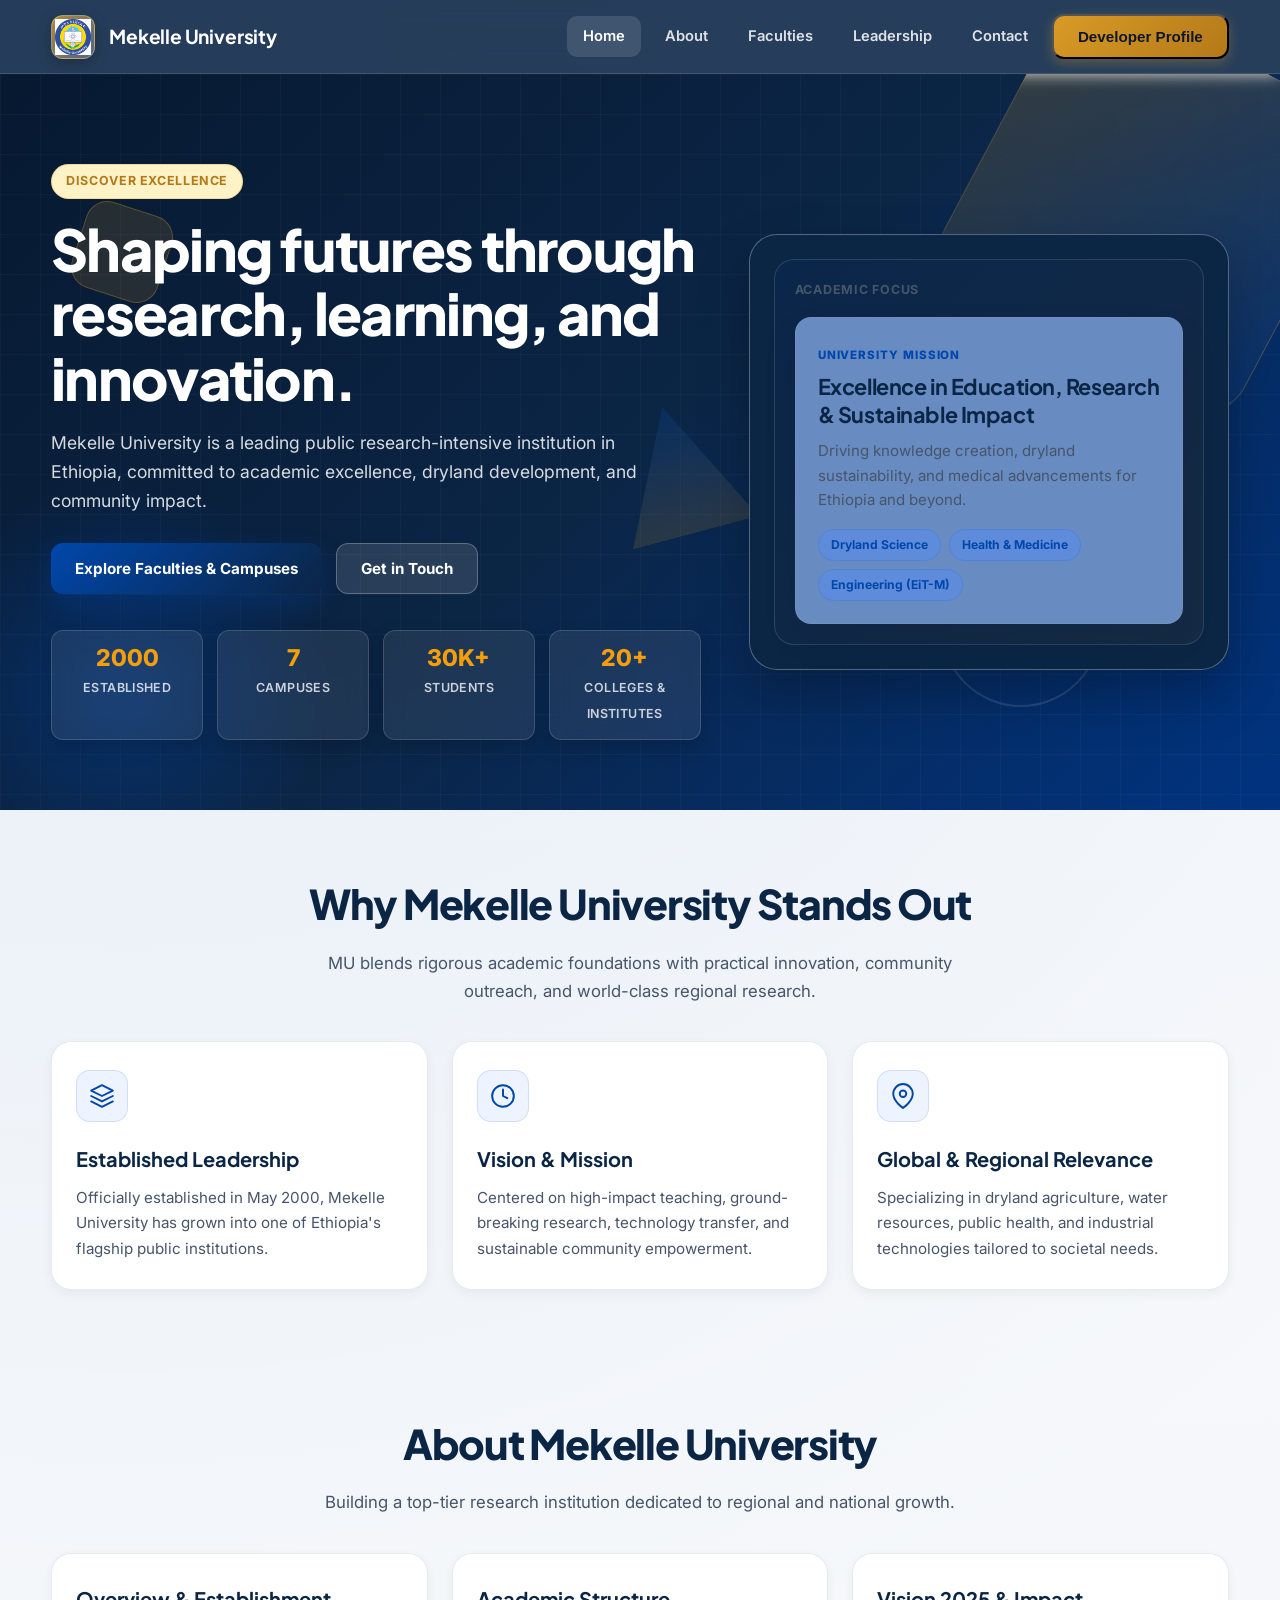
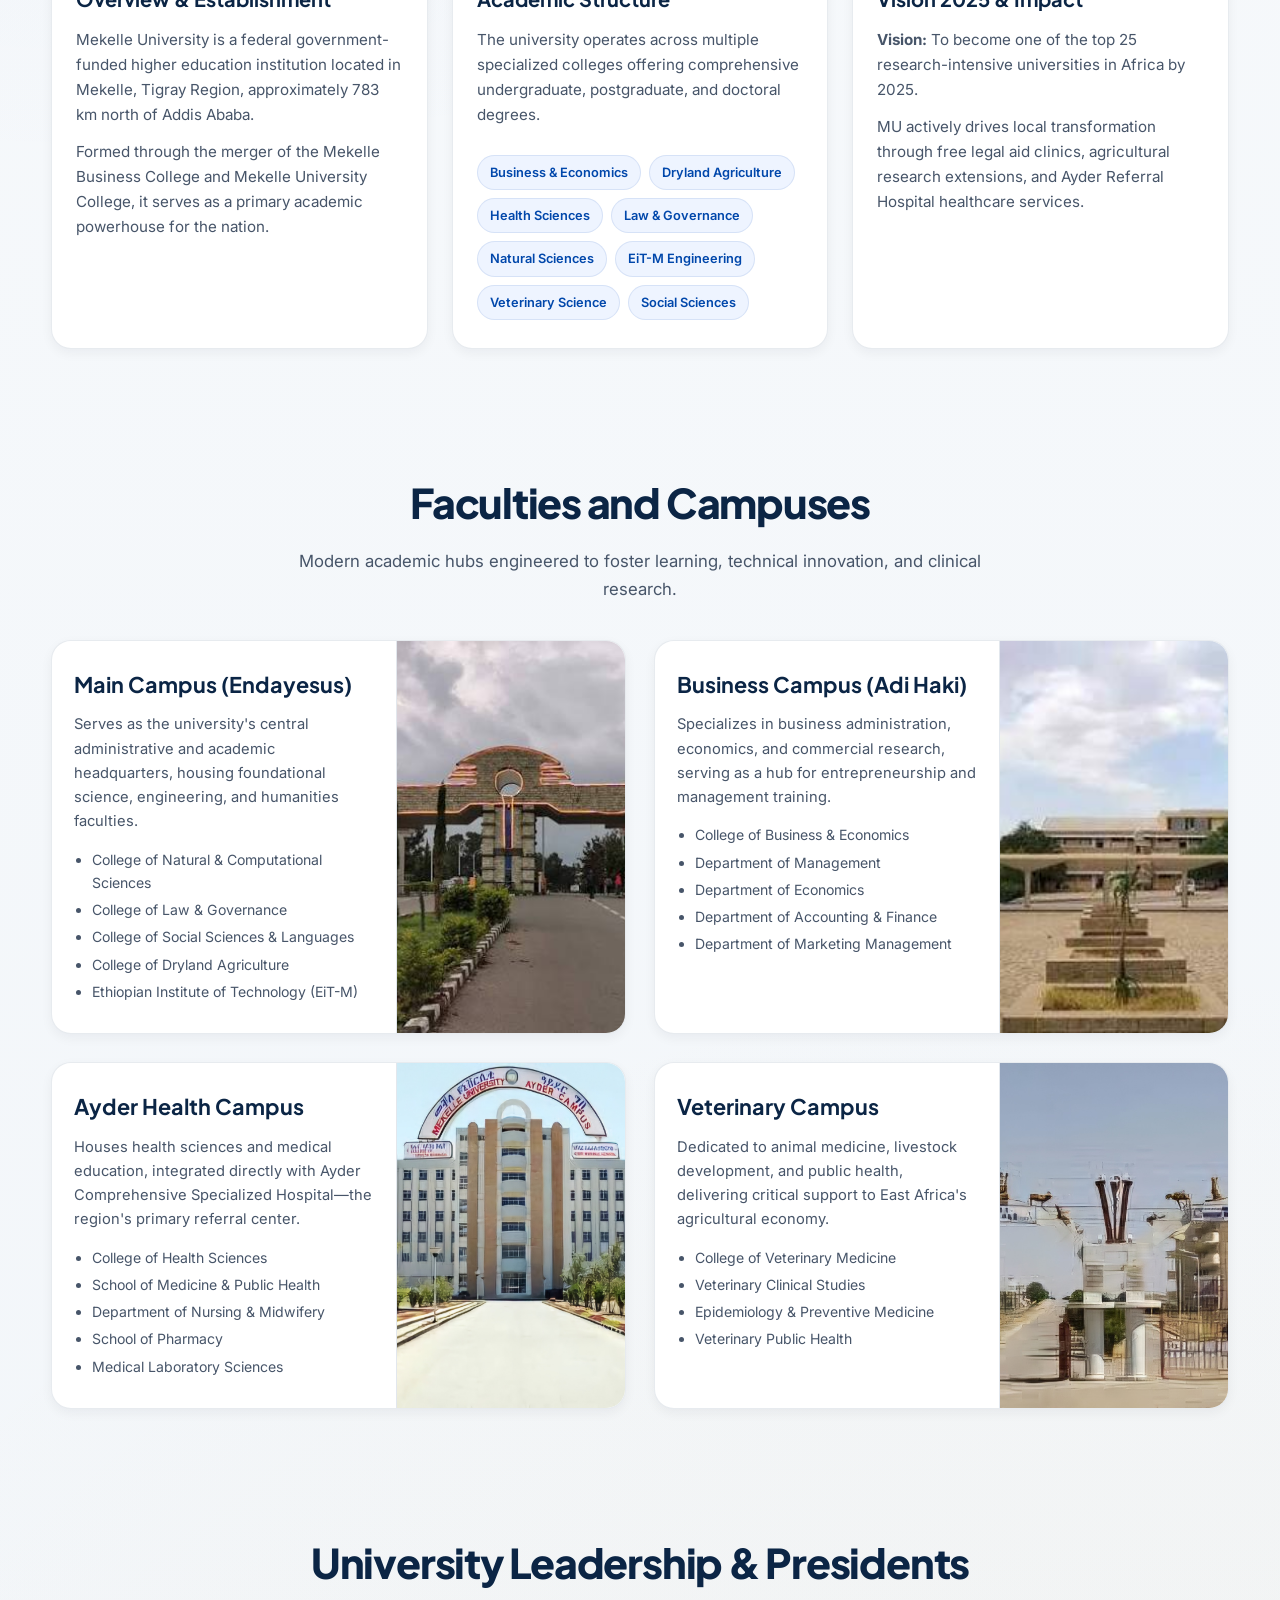
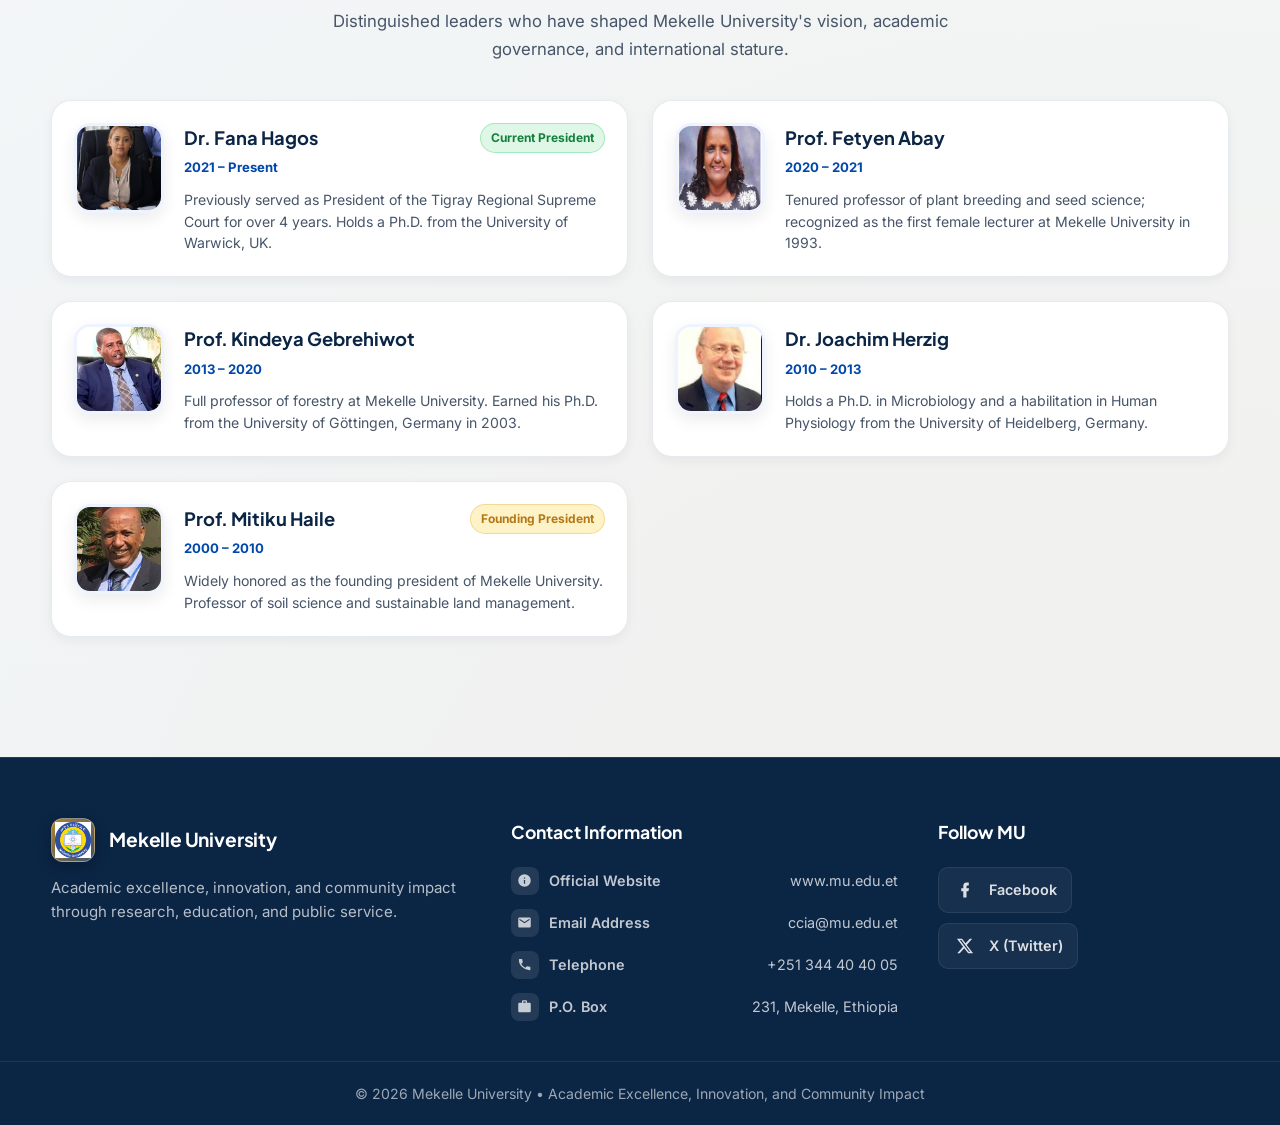
<file: index.html>
<!DOCTYPE html>
<html lang="en">

<head>
    <meta charset="utf-8">
    <meta name="viewport" content="width=device-width, initial-scale=1.0">
    <title>Mekelle University | Excellence in Learning, Research & Impact</title>
    <meta name="description"
        content="Mekelle University is a premier public research university in Tigray, Ethiopia, leading dryland agriculture, medical health sciences, technology, and community development.">
    <link rel="icon" type="image/png" href="./Image/logo.png">
    <link rel="stylesheet" href="./styles/main.css">
</head>

<body>
    <header class="topbar">
        <div class="container topbar-inner">
            <div class="brand">
                <div class="brand-badge">
                    <img src="./Image/logo.png" alt="Mekelle University Logo">
                </div>
                <span>Mekelle University</span>
            </div>

            <button class="nav-toggle" id="nav-toggle" aria-label="Toggle Navigation Menu">☰</button>

            <nav class="nav" id="nav-menu" aria-label="Main navigation">
                <a href="#home" class="active">Home</a>
                <a href="#about">About</a>
                <a href="#faculties">Faculties</a>
                <a href="#leadership">Leadership</a>
                <a href="#contact">Contact</a>
                <button type="button" class="nav-item btn developer-trigger-btn" id="open-developer-modal">Developer
                    Profile</button>
            </nav>
        </div>
    </header>

    <main class="page-shell" id="home">
        <section class="hero">
            <!-- Background Geometric Shapes (Pure Vector Shapes) -->
            <div class="hero-bg-shapes" aria-hidden="true">
                <svg class="hero-shape-grid" width="100%" height="100%" xmlns="http://www.w3.org/2000/svg">
                    <defs>
                        <pattern id="hero-grid-pattern" width="40" height="40" patternUnits="userSpaceOnUse">
                            <path d="M 40 0 L 0 0 0 40" fill="none" stroke="rgba(255, 255, 255, 0.05)" stroke-width="1" />
                        </pattern>
                    </defs>
                    <rect width="100%" height="100%" fill="url(#hero-grid-pattern)" />
                </svg>
                <div class="shape shape-rect-1"></div>
                <div class="shape shape-circle-1"></div>
                <div class="shape shape-polygon-1"></div>
                <div class="shape shape-ring-1"></div>
                <div class="shape shape-triangle-1"></div>
            </div>

            <div class="container hero-grid">
                <div class="hero-copy">
                    <span class="eyebrow">Discover Excellence</span>
                    <h1>Shaping futures through research, learning, and innovation.</h1>
                    <p>Mekelle University is a leading public research-intensive institution in Ethiopia, committed to
                        academic excellence, dryland development, and community impact.</p>

                    <div class="hero-actions">
                        <a href="#faculties" class="btn btn-primary">Explore Faculties &amp; Campuses</a>
                        <a href="#contact" class="btn btn-secondary">Get in Touch</a>
                    </div>

                    <div class="stats">
                        <div class="stat">
                            <strong>2000</strong>
                            <span>Established</span>
                        </div>
                        <div class="stat">
                            <strong>7</strong>
                            <span>Campuses</span>
                        </div>
                        <div class="stat">
                            <strong>30K+</strong>
                            <span>Students</span>
                        </div>
                        <div class="stat">
                            <strong>20+</strong>
                            <span>Colleges &amp; Institutes</span>
                        </div>
                    </div>
                </div>

                <div class="hero-panel">
                    <div class="panel-card">
                        <div class="panel-visual">
                            <div class="mini-header">
                                <span class="category">Academic Focus</span>
                            </div>

                            <div class="campus-card">
                                <span class="label">University Mission</span>
                                <h3>Excellence in Education, Research &amp; Sustainable Impact</h3>
                                <p>Driving knowledge creation, dryland sustainability, and medical advancements for
                                    Ethiopia and beyond.</p>
                                <div class="tag-row">
                                    <span class="tag">Dryland Science</span>
                                    <span class="tag">Health &amp; Medicine</span>
                                    <span class="tag">Engineering (EiT-M)</span>
                                </div>
                            </div>
                        </div>
                    </div>
                </div>
            </div>
        </section>

        <!-- Why MU Stands Out -->
        <section class="section reveal">
            <div class="container">
                <div class="section-header">
                    <h2>Why Mekelle University Stands Out</h2>
                    <p>MU blends rigorous academic foundations with practical innovation, community outreach, and
                        world-class regional research.</p>
                </div>

                <div class="feature-grid">
                    <article class="feature-card">
                        <div class="feature-icon" aria-hidden="true">
                            <svg viewBox="0 0 24 24" fill="none" stroke="currentColor" stroke-width="1.8"
                                stroke-linecap="round" stroke-linejoin="round">
                                <path d="M12 2L2 7l10 5 10-5-10-5zM2 17l10 5 10-5M2 12l10 5 10-5"></path>
                            </svg>
                        </div>
                        <h3>Established Leadership</h3>
                        <p>Officially established in May 2000, Mekelle University has grown into one of Ethiopia's
                            flagship public institutions.</p>
                    </article>

                    <article class="feature-card">
                        <div class="feature-icon" aria-hidden="true">
                            <svg viewBox="0 0 24 24" fill="none" stroke="currentColor" stroke-width="1.8"
                                stroke-linecap="round" stroke-linejoin="round">
                                <circle cx="12" cy="12" r="10"></circle>
                                <path d="M12 6v6l4 2"></path>
                            </svg>
                        </div>
                        <h3>Vision &amp; Mission</h3>
                        <p>Centered on high-impact teaching, ground-breaking research, technology transfer, and
                            sustainable community empowerment.</p>
                    </article>

                    <article class="feature-card">
                        <div class="feature-icon" aria-hidden="true">
                            <svg viewBox="0 0 24 24" fill="none" stroke="currentColor" stroke-width="1.8"
                                stroke-linecap="round" stroke-linejoin="round">
                                <path d="M21 10c0 7-9 13-9 13s-9-6-9-13a9 9 0 0118 0z"></path>
                                <circle cx="12" cy="10" r="3"></circle>
                            </svg>
                        </div>
                        <h3>Global &amp; Regional Relevance</h3>
                        <p>Specializing in dryland agriculture, water resources, public health, and industrial
                            technologies tailored to societal needs.</p>
                    </article>
                </div>
            </div>
        </section>

        <!-- About MU Overview -->
        <section class="section reveal" id="about">
            <div class="container">
                <div class="section-header">
                    <h2>About Mekelle University</h2>
                    <p>Building a top-tier research institution dedicated to regional and national growth.</p>
                </div>

                <div class="about-grid">
                    <article class="info-card">
                        <h3>Overview &amp; Establishment</h3>
                        <p>Mekelle University is a federal government-funded higher education institution located in
                            Mekelle, Tigray Region, approximately 783 km north of Addis Ababa.</p>
                        <p>Formed through the merger of the Mekelle Business College and Mekelle University College, it
                            serves as a primary academic powerhouse for the nation.</p>
                    </article>

                    <article class="info-card">
                        <h3>Academic Structure</h3>
                        <p>The university operates across multiple specialized colleges offering comprehensive
                            undergraduate, postgraduate, and doctoral degrees.</p>
                        <ul class="pill-list">
                            <li>Business &amp; Economics</li>
                            <li>Dryland Agriculture</li>
                            <li>Health Sciences</li>
                            <li>Law &amp; Governance</li>
                            <li>Natural Sciences</li>
                            <li>EiT-M Engineering</li>
                            <li>Veterinary Science</li>
                            <li>Social Sciences</li>
                        </ul>
                    </article>

                    <article class="info-card">
                        <h3>Vision 2025 &amp; Impact</h3>
                        <p><strong>Vision:</strong> To become one of the top 25 research-intensive universities in
                            Africa by 2025.</p>
                        <p>MU actively drives local transformation through free legal aid clinics, agricultural research
                            extensions, and Ayder Referral Hospital healthcare services.</p>
                    </article>
                </div>
            </div>
        </section>

        <!-- Faculties and Campuses -->
        <section class="section reveal" id="faculties">
            <div class="container">
                <div class="section-header">
                    <h2>Faculties and Campuses</h2>
                    <p>Modern academic hubs engineered to foster learning, technical innovation, and clinical research.
                    </p>
                </div>

                <div class="faculty-layout">
                    <article class="campus-card-box">
                        <div class="campus-copy">
                            <h3>Main Campus (Endayesus)</h3>
                            <p>Serves as the university's central administrative and academic headquarters, housing
                                foundational science, engineering, and humanities faculties.</p>
                            <ul>
                                <li>College of Natural &amp; Computational Sciences</li>
                                <li>College of Law &amp; Governance</li>
                                <li>College of Social Sciences &amp; Languages</li>
                                <li>College of Dryland Agriculture</li>
                                <li>Ethiopian Institute of Technology (EiT-M)</li>
                            </ul>
                        </div>
                        <div class="campus-image">
                            <img src="./Image/Mc.jpeg" alt="Mekelle University Main Campus">
                        </div>
                    </article>

                    <article class="campus-card-box">
                        <div class="campus-copy">
                            <h3>Business Campus (Adi Haki)</h3>
                            <p>Specializes in business administration, economics, and commercial research, serving as a
                                hub for entrepreneurship and management training.</p>
                            <ul>
                                <li>College of Business &amp; Economics</li>
                                <li>Department of Management</li>
                                <li>Department of Economics</li>
                                <li>Department of Accounting &amp; Finance</li>
                                <li>Department of Marketing Management</li>
                            </ul>
                        </div>
                        <div class="campus-image">
                            <img src="./Image/Bc.jpeg" alt="Business Campus Adi Haki">
                        </div>
                    </article>

                    <article class="campus-card-box">
                        <div class="campus-copy">
                            <h3>Ayder Health Campus</h3>
                            <p>Houses health sciences and medical education, integrated directly with Ayder
                                Comprehensive Specialized Hospital—the region's primary referral center.</p>
                            <ul>
                                <li>College of Health Sciences</li>
                                <li>School of Medicine &amp; Public Health</li>
                                <li>Department of Nursing &amp; Midwifery</li>
                                <li>School of Pharmacy</li>
                                <li>Medical Laboratory Sciences</li>
                            </ul>
                        </div>
                        <div class="campus-image">
                            <img src="./Image/Ac.jpeg" alt="Ayder Health Sciences Campus">
                        </div>
                    </article>

                    <article class="campus-card-box">
                        <div class="campus-copy">
                            <h3>Veterinary Campus</h3>
                            <p>Dedicated to animal medicine, livestock development, and public health, delivering
                                critical support to East Africa's agricultural economy.</p>
                            <ul>
                                <li>College of Veterinary Medicine</li>
                                <li>Veterinary Clinical Studies</li>
                                <li>Epidemiology &amp; Preventive Medicine</li>
                                <li>Veterinary Public Health</li>
                            </ul>
                        </div>
                        <div class="campus-image">
                            <img src="./Image/Vc.jpeg" alt="Veterinary Science Campus">
                        </div>
                    </article>
                </div>
            </div>
        </section>

        <!-- Leadership and Presidents -->
        <section class="section reveal" id="leadership">
            <div class="container">
                <div class="section-header">
                    <h2>University Leadership &amp; Presidents</h2>
                    <p>Distinguished leaders who have shaped Mekelle University's vision, academic governance, and
                        international stature.</p>
                </div>

                <div class="president-layout">
                    <article class="president-card">
                        <div class="president-avatar">
                            <img src="./Image/Fana.jpg" alt="Dr. Fana Hagos">
                        </div>
                        <div class="president-meta">
                            <div class="president-meta-header">
                                <h3>Dr. Fana Hagos</h3>
                                <span class="badge badge-current">Current President</span>
                            </div>
                            <span class="president-tenure">2021 – Present</span>
                            <p>Previously served as President of the Tigray Regional Supreme Court for over 4 years.
                                Holds a Ph.D. from the University of Warwick, UK.</p>
                        </div>
                    </article>

                    <article class="president-card">
                        <div class="president-avatar">
                            <img src="./Image/Fetyen.jpeg" alt="Prof. Fetyen Abay">
                        </div>
                        <div class="president-meta">
                            <div class="president-meta-header">
                                <h3>Prof. Fetyen Abay</h3>
                            </div>
                            <span class="president-tenure">2020 – 2021</span>
                            <p>Tenured professor of plant breeding and seed science; recognized as the first female
                                lecturer at Mekelle University in 1993.</p>
                        </div>
                    </article>

                    <article class="president-card">
                        <div class="president-avatar">
                            <img src="./Image/Kindeya.jpeg" alt="Prof. Kindeya Gebrehiwot">
                        </div>
                        <div class="president-meta">
                            <div class="president-meta-header">
                                <h3>Prof. Kindeya Gebrehiwot</h3>
                            </div>
                            <span class="president-tenure">2013 – 2020</span>
                            <p>Full professor of forestry at Mekelle University. Earned his Ph.D. from the University of
                                Göttingen, Germany in 2003.</p>
                        </div>
                    </article>

                    <article class="president-card">
                        <div class="president-avatar">
                            <img src="./Image/joachim.jpg" alt="Dr. Joachim Herzig">
                        </div>
                        <div class="president-meta">
                            <div class="president-meta-header">
                                <h3>Dr. Joachim Herzig</h3>
                            </div>
                            <span class="president-tenure">2010 – 2013</span>
                            <p>Holds a Ph.D. in Microbiology and a habilitation in Human Physiology from the University
                                of Heidelberg, Germany.</p>
                        </div>
                    </article>

                    <article class="president-card">
                        <div class="president-avatar">
                            <img src="./Image/Mitiku.jpeg" alt="Prof. Mitiku Haile">
                        </div>
                        <div class="president-meta">
                            <div class="president-meta-header">
                                <h3>Prof. Mitiku Haile</h3>
                                <span class="badge badge-founding">Founding President</span>
                            </div>
                            <span class="president-tenure">2000 – 2010</span>
                            <p>Widely honored as the founding president of Mekelle University. Professor of soil science
                                and sustainable land management.</p>
                        </div>
                    </article>
                </div>
            </div>
        </section>
    </main>

    <!-- Footer -->
    <footer class="site-footer reveal" id="contact">
        <div class="container footer-grid">
            <div class="footer-column footer-brand">
                <div class="brand">
                    <div class="brand-badge">
                        <img src="./Image/logo.png" alt="Mekelle University Logo">
                    </div>
                    <span>Mekelle University</span>
                </div>
                <p>Academic excellence, innovation, and community impact through research, education, and public
                    service.</p>
            </div>

            <div class="footer-column">
                <h3>Contact Information</h3>
                <ul class="contact-list">
                    <li>
                        <span class="contact-label">
                            <span class="contact-icon" aria-hidden="true">
                                <svg viewBox="0 0 24 24">
                                    <path d="M12 2A10 10 0 1022 12 10 10 0 0012 2zm1 15h-2v-6h2zm0-8h-2V7h2z" />
                                </svg>
                            </span>Official Website
                        </span>
                        <a href="http://www.mu.edu.et" target="_blank" rel="noopener noreferrer">www.mu.edu.et</a>
                    </li>
                    <li>
                        <span class="contact-label">
                            <span class="contact-icon" aria-hidden="true">
                                <svg viewBox="0 0 24 24">
                                    <path
                                        d="M20 4H4c-1.1 0-2 .9-2 2v12c0 1.1.9 2 2 2h16c1.1 0 2-.9 2-2V6c0-1.1-.9-2-2-2zm0 4l-8 5-8-5V6l8 5 8-5v2z" />
                                </svg>
                            </span>Email Address
                        </span>
                        <a href="mailto:ccia@mu.edu.et">ccia@mu.edu.et</a>
                    </li>
                    <li>
                        <span class="contact-label">
                            <span class="contact-icon" aria-hidden="true">
                                <svg viewBox="0 0 24 24">
                                    <path
                                        d="M6.62 10.79a15.053 15.053 0 006.59 6.59l2.2-2.2a1 1 0 011.11-.27c1.21.49 2.53.76 3.88.76a1 1 0 011 1V20a1 1 0 01-1 1A17 17 0 013 4a1 1 0 011-1h3.5a1 1 0 011 1c0 1.35.27 2.67.76 3.88a1 1 0 01-.27 1.11l-2.37 2.4z" />
                                </svg>
                            </span>Telephone
                        </span>
                        <a href="tel:+251344404005">+251 344 40 40 05</a>
                    </li>
                    <li>
                        <span class="contact-label">
                            <span class="contact-icon" aria-hidden="true">
                                <svg viewBox="0 0 24 24">
                                    <path
                                        d="M20 6h-4V4c0-1.11-.89-2-2-2h-4c-1.11 0-2 .89-2 2v2H4c-1.11 0-1.99.89-1.99 2L2 19c0 1.11.89 2 2 2h16c1.11 0 2-.89 2-2V8c0-1.11-.89-2-2-2zm-6 0h-4V4h4v2z" />
                                </svg>
                            </span>P.O. Box
                        </span>
                        <span>231, Mekelle, Ethiopia</span>
                    </li>
                </ul>
            </div>

            <div class="footer-column">
                <h3>Follow MU</h3>
                <ul class="social-list">
                    <li>
                        <a class="social-link" href="https://www.facebook.com/MekelleUniversity" target="_blank"
                            rel="noopener noreferrer">
                            <span class="social-icon" aria-hidden="true">
                                <svg viewBox="0 0 24 24">
                                    <path
                                        d="M14 13.5h2.5l1-4H14v-2c0-1.03.7-1.5 1.5-1.5h1.5V2.14c-.52-.07-1.62-.14-2.77-.14-2.7 0-4.5 1.6-4.5 4.5v3H7v4h2.73V22h4.27v-8.5z" />
                                </svg>
                            </span>
                            <span>Facebook</span>
                        </a>
                    </li>
                    <li>
                        <a class="social-link" href="https://twitter.com/MekUniETH" target="_blank"
                            rel="noopener noreferrer">
                            <span class="social-icon" aria-hidden="true">
                                <svg viewBox="0 0 24 24">
                                    <path
                                        d="M18.244 2.25h3.308l-7.227 8.26 8.502 11.24H16.17l-5.214-6.817L4.99 21.75H1.68l7.73-8.835L1.254 2.25H8.08l4.713 6.231zm-1.161 17.52h1.833L7.084 4.126H5.117z" />
                                </svg>
                            </span>
                            <span>X (Twitter)</span>
                        </a>
                    </li>
                </ul>
            </div>
        </div>
        <div class="footer-bottom">
            © 2026 Mekelle University • Academic Excellence, Innovation, and Community Impact
        </div>
    </footer>

    <!-- Native HTML5 Accessible Modal Dialog -->
    <dialog id="developer-modal">
        <div class="modal-content">
            <button class="modal-close-btn" id="close-developer-modal" aria-label="Close Developer Profile">✕</button>
            <div class="modal-header">
                <div class="modal-avatar">
                    <img src="./Image/developer.webp" alt="Dawit Fseha">
                </div>
                <div class="modal-header-info">
                    <p class="kicker">Developer Profile</p>
                    <h3>Dawit Fseha</h3>
                    <span>Web Designer &amp; Full-Stack Developer</span>
                </div>
            </div>

            <div class="modal-body">
                <div class="meta-row">
                    <strong>Email</strong>
                    <a href="mailto:dawitfseha@gmail.com">dawitfseha@gmail.com</a>
                </div>
                <div class="meta-row">
                    <strong>Phone</strong>
                    <a href="tel:+251992949485">+251 992 949 485</a>
                </div>
                <div class="meta-row">
                    <strong>Facebook</strong>
                    <a href="https://www.facebook.com/profile.php?id=61582862746401" target="_blank"
                        rel="noopener noreferrer">@dave__df</a>
                </div>
                <div class="meta-row">
                    <strong>portfolio</strong>
                    <a href="https://df-ultra.github.io/portfolio/" target="_blank"
                        rel="noopener noreferrer">df-ultra.github.io/portfolio/</a>
                </div>
            </div>
        </div>
    </dialog>

    <script>
        // Scroll Reveal Animation
        const observer = new IntersectionObserver((entries) => {
            entries.forEach((entry) => {
                if (entry.isIntersecting) {
                    entry.target.classList.add('visible');
                }
            });
        }, { threshold: 0.12 });

        document.querySelectorAll('.reveal').forEach((el) => observer.observe(el));

        // Mobile Navigation Menu Toggle
        const navToggle = document.getElementById('nav-toggle');
        const navMenu = document.getElementById('nav-menu');

        if (navToggle && navMenu) {
            navToggle.addEventListener('click', () => {
                navMenu.classList.toggle('open');
            });
        }

        // Native HTML Dialog Modal Handling
        const developerModal = document.getElementById('developer-modal');
        const openModalBtn = document.getElementById('open-developer-modal');
        const closeModalBtn = document.getElementById('close-developer-modal');

        if (developerModal && openModalBtn && closeModalBtn) {
            openModalBtn.addEventListener('click', (e) => {
                e.preventDefault();
                developerModal.showModal();
            });

            closeModalBtn.addEventListener('click', () => {
                developerModal.close();
            });

            // Close when clicking on backdrop
            developerModal.addEventListener('click', (e) => {
                const dialogDimensions = developerModal.getBoundingClientRect();
                if (
                    e.clientX < dialogDimensions.left ||
                    e.clientX > dialogDimensions.right ||
                    e.clientY < dialogDimensions.top ||
                    e.clientY > dialogDimensions.bottom
                ) {
                    developerModal.close();
                }
            });
        }

        // ScrollSpy Active Nav Highlight
        const sections = document.querySelectorAll('section[id], main[id]');
        const navLinks = document.querySelectorAll('.nav a[href^="#"]');

        window.addEventListener('scroll', () => {
            let current = '';
            sections.forEach((section) => {
                const sectionTop = section.offsetTop - 100;
                if (window.scrollY >= sectionTop) {
                    current = section.getAttribute('id');
                }
            });

            navLinks.forEach((link) => {
                link.classList.remove('active');
                if (link.getAttribute('href') === `#${current}`) {
                    link.classList.add('active');
                }
            });
        });
    </script>
</body>

</html>
</file>
<file: styles/main.css>
@import url('https://fonts.googleapis.com/css2?family=Plus+Jakarta+Sans:wght@400;500;600;700;800&family=Inter:wght@400;500;600;700&display=swap');

:root {
  --primary: #0047ab;
  --primary-dark: #0b2545;
  --primary-light: #1e64d4;
  --primary-soft: #eef4ff;
  --accent: #d99b26;
  --accent-light: #fef3c7;
  --accent-dark: #b47818;
  --ink: #0f172a;
  --muted: #475569;
  --sky: #f8fafc;
  --white: #ffffff;
  --border: rgba(148, 163, 184, 0.22);
  --border-hover: rgba(0, 71, 171, 0.35);
  --shadow-sm: 0 4px 12px rgba(15, 23, 42, 0.05);
  --shadow: 0 16px 36px rgba(15, 23, 42, 0.08);
  --shadow-lg: 0 24px 50px rgba(11, 37, 69, 0.14);
  --radius-sm: 12px;
  --radius: 20px;
  --radius-lg: 28px;
  --max-width: 1280px;
}

* {
  box-sizing: border-box;
}

html {
  scroll-behavior: smooth;
  scroll-padding-top: 84px;
}

body {
  margin: 0;
  font-family: 'Inter', system-ui, -apple-system, BlinkMacSystemFont, sans-serif;
  background: radial-gradient(circle at 10% 0%, rgba(0, 71, 171, 0.08), transparent 40%),
    radial-gradient(circle at 90% 100%, rgba(217, 155, 38, 0.07), transparent 40%),
    linear-gradient(180deg, #f8fafc 0%, #f1f5f9 100%);
  color: var(--ink);
  line-height: 1.65;
  -webkit-font-smoothing: antialiased;
}

h1,
h2,
h3,
h4,
.brand span {
  font-family: 'Plus Jakarta Sans', sans-serif;
}

a {
  text-decoration: none;
  color: inherit;
  transition: all 0.2s ease;
}

img {
  max-width: 100%;
  display: block;
}

/* Container */
.container {
  max-width: var(--max-width);
  width: 92%;
  margin: 0 auto;
}

.page-shell {
  width: 100%;

}

/* Header & Navigation */
.topbar {
  position: sticky;
  top: 0;
  z-index: 100;
  background: rgba(11, 37, 69, 0.88);
  backdrop-filter: blur(16px);
  -webkit-backdrop-filter: blur(16px);
  border-bottom: 1px solid rgba(255, 255, 255, 0.12);
  transition: background 0.3s ease, padding 0.3s ease;
}

.topbar-inner {
  display: flex;
  align-items: center;
  justify-content: space-between;
  gap: 20px;
  padding: 14px 0;
}

.brand {
  display: flex;
  align-items: center;
  gap: 14px;
  color: var(--white);
  font-weight: 700;
  font-size: 1.2rem;
  letter-spacing: -0.01em;
}

.brand-badge {
  width: 44px;
  height: 44px;
  border-radius: 12px;
  padding: 3px;
  background: linear-gradient(135deg, rgba(217, 155, 38, 0.8), rgba(255, 255, 255, 0.2));
  display: grid;
  place-items: center;
  border: 1px solid rgba(255, 255, 255, 0.3);
  box-shadow: 0 4px 14px rgba(0, 0, 0, 0.25);
  overflow: hidden;
}

.brand-badge img {
  width: 100%;
  height: 100%;
  object-fit: contain;
}

.nav {
  display: flex;
  align-items: center;
  gap: 8px;
}

.nav a {
  color: rgba(255, 255, 255, 0.85);
  font-size: 0.92rem;
  font-weight: 600;
  padding: 8px 16px;
  border-radius: 10px;
}

.nav a:hover,
.nav a.active {
  background: rgba(255, 255, 255, 0.12);
  color: var(--white);
}

.developer-trigger-btn {
  background: linear-gradient(135deg, var(--accent), var(--accent-dark)) !important;
  color: var(--ink) !important;
  font-weight: 700 !important;
  box-shadow: 0 4px 12px rgba(217, 155, 38, 0.3);
}

.developer-trigger-btn:hover {
  transform: translateY(-1px);
  box-shadow: 0 6px 16px rgba(217, 155, 38, 0.4);
}

.nav-toggle {
  display: none;
  background: transparent;
  border: none;
  color: var(--white);
  font-size: 1.5rem;
  cursor: pointer;
  padding: 6px;
}

/* Buttons */
.btn {
  display: inline-flex;
  align-items: center;
  justify-content: center;
  padding: 12px 24px;
  border-radius: 12px;
  font-weight: 700;
  font-size: 0.95rem;
  transition: transform 0.2s ease, box-shadow 0.2s ease;
  cursor: pointer;
}

.btn:hover {
  transform: translateY(-2px);
}

.btn-primary {
  background: linear-gradient(135deg, var(--primary), var(--primary-dark));
  color: var(--white);
  box-shadow: 0 10px 24px rgba(0, 71, 171, 0.28);
}

.btn-primary:hover {
  box-shadow: 0 14px 28px rgba(0, 71, 171, 0.38);
}

.btn-secondary {
  color: var(--primary-dark);
  background: rgba(0, 71, 171, 0.08);
  border: 1px solid rgba(0, 71, 171, 0.18);
}

.btn-secondary:hover {
  background: rgba(0, 71, 171, 0.14);
}

/* Badges & Tags */
.eyebrow {
  display: inline-flex;
  align-items: center;
  gap: 8px;
  background: var(--accent-light);
  border: 1px solid rgba(217, 155, 38, 0.3);
  border-radius: 999px;
  padding: 6px 14px;
  color: var(--accent-dark);
  font-weight: 700;
  font-size: 0.78rem;
  letter-spacing: 0.05em;
  text-transform: uppercase;
}

.badge {
  display: inline-block;
  padding: 4px 10px;
  border-radius: 999px;
  font-size: 0.75rem;
  font-weight: 700;
}

.badge-current {
  background: rgba(34, 197, 94, 0.15);
  color: #15803d;
  border: 1px solid rgba(34, 197, 94, 0.3);
}

.badge-founding {
  background: var(--accent-light);
  color: var(--accent-dark);
  border: 1px solid rgba(217, 155, 38, 0.3);
}

.pulse {
  width: 8px;
  height: 8px;
  border-radius: 50%;
  background: #22c55e;
  box-shadow: 0 0 0 0 rgba(34, 197, 94, 0.7);
  animation: pulse-ring 1.8s infinite;
}

@keyframes pulse-ring {
  0% {
    box-shadow: 0 0 0 0 rgba(34, 197, 94, 0.7);
  }

  70% {
    box-shadow: 0 0 0 8px rgba(34, 197, 94, 0);
  }

  100% {
    box-shadow: 0 0 0 0 rgba(34, 197, 94, 0);
  }
}

/* Hero Section */
.hero {
  position: relative;
  padding: 90px 0 70px;
  overflow: hidden;
  background: linear-gradient(135deg, #071931 0%, #0b2545 50%, #003380 100%);
  color: var(--white);
}

/* Background Geometric Shapes Layer */
.hero-bg-shapes {
  position: absolute;
  inset: 0;
  pointer-events: none;
  z-index: 0;
  overflow: hidden;
}

.hero-shape-grid {
  position: absolute;
  inset: 0;
  width: 100%;
  height: 100%;
}

.hero-bg-shapes .shape {
  position: absolute;
  pointer-events: none;
}

.hero-bg-shapes .shape-rect-1 {
  top: -40px;
  right: -40px;
  width: 340px;
  height: 340px;
  border-radius: 54px;
  background: linear-gradient(135deg, rgba(217, 155, 38, 0.22), rgba(0, 71, 171, 0.1));
  transform: rotate(28deg);
  border: 1px solid rgba(217, 155, 38, 0.28);
  backdrop-filter: blur(8px);
}

.hero-bg-shapes .shape-circle-1 {
  bottom: -90px;
  left: -90px;
  width: 420px;
  height: 420px;
  border-radius: 50%;
  background: radial-gradient(circle, rgba(0, 71, 171, 0.4) 0%, rgba(11, 37, 69, 0) 70%);
}

.hero-bg-shapes .shape-polygon-1 {
  top: 18%;
  left: 6%;
  width: 90px;
  height: 90px;
  border-radius: 22px;
  background: rgba(217, 155, 38, 0.14);
  border: 1px solid rgba(217, 155, 38, 0.3);
  transform: rotate(18deg);
}

.hero-bg-shapes .shape-ring-1 {
  bottom: 14%;
  right: 14%;
  width: 160px;
  height: 160px;
  border-radius: 50%;
  border: 2px solid rgba(255, 255, 255, 0.12);
}

.hero-bg-shapes .shape-triangle-1 {
  top: 45%;
  left: 48%;
  width: 130px;
  height: 130px;
  clip-path: polygon(50% 0%, 100% 100%, 0% 100%);
  background: linear-gradient(180deg, rgba(0, 71, 171, 0.25), rgba(217, 155, 38, 0.15));
  transform: rotate(-15deg);
}

.hero-grid {
  position: relative;
  z-index: 1;
  display: grid;
  grid-template-columns: 1.15fr 0.85fr;
  gap: 48px;
  align-items: center;
}

.hero-copy h1 {
  font-size: clamp(2.4rem, 4.5vw, 3.8rem);
  line-height: 1.12;
  letter-spacing: -0.03em;
  margin: 18px 0 16px;
  color: #ffffff;
  font-weight: 800;
}

.hero-copy p {
  font-size: 1.1rem;
  color: rgba(255, 255, 255, 0.84);
  max-width: 600px;
  margin-bottom: 28px;
}

.hero-actions {
  display: flex;
  flex-wrap: wrap;
  gap: 14px;
  margin-bottom: 36px;
}

.hero-actions .btn-secondary {
  color: #ffffff;
  background: rgba(255, 255, 255, 0.12);
  border: 1px solid rgba(255, 255, 255, 0.25);
}

.hero-actions .btn-secondary:hover {
  background: rgba(255, 255, 255, 0.22);
  color: #ffffff;
}

.stats {
  display: grid;
  grid-template-columns: repeat(4, 1fr);
  gap: 14px;
}

.stat {
  background: rgba(255, 255, 255, 0.08);
  border: 1px solid rgba(255, 255, 255, 0.15);
  border-radius: var(--radius-sm);
  padding: 14px 16px;
  box-shadow: 0 8px 20px rgba(0, 0, 0, 0.15);
  backdrop-filter: blur(10px);
  text-align: center;
}

.stat strong {
  display: block;
  font-size: 1.45rem;
  font-weight: 800;
  color: #f59e0b;
  line-height: 1.2;
}

.stat span {
  color: rgba(255, 255, 255, 0.78);
  font-size: 0.78rem;
  font-weight: 600;
  text-transform: uppercase;
  letter-spacing: 0.03em;
}

/* Hero Panel Visual */
.hero-panel {
  position: relative;
}

.panel-card {
  background: #0b2545;
  border: 1px solid rgba(255, 255, 255, 0.3);
  border-radius: var(--radius-lg);
  box-shadow: 0 24px 50px rgba(0, 0, 0, 0.25);
  padding: 24px;
  color: var(--ink);
}

.panel-visual {
  background: linear-gradient(135deg, rgba(0, 71, 171, 0.06), rgba(217, 155, 38, 0.05));
  border: 1px solid var(--border);
  border-radius: var(--radius);
  padding: 20px;
}

.mini-header {
  display: flex;
  align-items: center;
  justify-content: space-between;
  margin-bottom: 16px;
}

.mini-header span.category {
  font-size: 0.78rem;
  font-weight: 700;
  text-transform: uppercase;
  letter-spacing: 0.06em;
  color: var(--muted);
}

.mini-header .live {
  display: inline-flex;
  align-items: center;
  gap: 6px;
  font-size: 0.78rem;
  font-weight: 700;
  color: #15803d;
}

.campus-card {
  background: #688bc2;
  border: 1px solid var(--border);
  border-radius: 16px;
  padding: 22px;
  box-shadow: var(--shadow);
}

.campus-card .label {
  display: inline-block;
  font-size: 0.72rem;
  color: var(--primary);
  font-weight: 800;
  letter-spacing: 0.08em;
  text-transform: uppercase;
  margin-bottom: 8px;
}

.campus-card h3 {
  margin: 0 0 10px;
  font-size: 1.35rem;
  line-height: 1.3;
  letter-spacing: -0.02em;
  color: var(--primary-dark);
}

.campus-card p {
  margin: 0;
  color: var(--muted);
  font-size: 0.94rem;
}

.tag-row {
  display: flex;
  flex-wrap: wrap;
  gap: 8px;
  margin-top: 16px;
}

.tag {
  display: inline-block;
  background: #578df18a;
  border: 1px solid rgba(0, 71, 171, 0.12);
  color: var(--primary);
  border-radius: 999px;
  padding: 5px 12px;
  font-size: 0.76rem;
  font-weight: 700;
}

/* Sections */
.section {
  padding: 60px 0;
}

.section-header {
  margin-bottom: 36px;
  text-align: center;
  max-width: 700px;
  margin-left: auto;
  margin-right: auto;
}

.section-header h2 {
  font-size: clamp(1.8rem, 3.2vw, 2.6rem);
  letter-spacing: -0.03em;
  color: var(--primary-dark);
  margin: 0 0 12px;
  font-weight: 800;
}

.section-header p {
  margin: 0;
  color: var(--muted);
  font-size: 1.05rem;
}

/* Feature Grid */
.feature-grid {
  display: grid;
  grid-template-columns: repeat(3, 1fr);
  gap: 24px;
}

.feature-card {
  background: var(--white);
  border: 1px solid var(--border);
  border-radius: var(--radius);
  padding: 28px 24px;
  box-shadow: var(--shadow-sm);
  transition: transform 0.25s ease, box-shadow 0.25s ease, border-color 0.25s ease;
  display: flex;
  flex-direction: column;
  align-items: flex-start;
}

.feature-card:hover {
  transform: translateY(-4px);
  box-shadow: var(--shadow);
  border-color: var(--border-hover);
}

.feature-icon {
  width: 52px;
  height: 52px;
  border-radius: 14px;
  display: grid;
  place-items: center;
  background: var(--primary-soft);
  color: var(--primary);
  margin-bottom: 20px;
  border: 1px solid rgba(0, 71, 171, 0.12);
}

.feature-icon svg {
  width: 26px;
  height: 26px;
  stroke: currentColor;
}

.feature-card h3 {
  margin: 0 0 10px;
  font-size: 1.25rem;
  color: var(--primary-dark);
  font-weight: 700;
}

.feature-card p {
  margin: 0;
  color: var(--muted);
  font-size: 0.95rem;
}

/* About / Info Section Grid */
.about-grid {
  display: grid;
  grid-template-columns: repeat(3, 1fr);
  gap: 24px;
}

.info-card {
  background: var(--white);
  border: 1px solid var(--border);
  border-radius: var(--radius);
  padding: 28px 24px;
  box-shadow: var(--shadow-sm);
  transition: transform 0.25s ease, box-shadow 0.25s ease;
  display: flex;
  flex-direction: column;
}

.info-card:hover {
  transform: translateY(-4px);
  box-shadow: var(--shadow);
}

.info-card h3 {
  margin: 0 0 12px;
  font-size: 1.25rem;
  color: var(--primary-dark);
  font-weight: 700;
}

.info-card p {
  margin: 0 0 12px;
  color: var(--muted);
  font-size: 0.95rem;
}

.pill-list {
  list-style: none;
  display: flex;
  flex-wrap: wrap;
  gap: 8px;
  padding: 0;
  margin: 16px 0 0;
}

.pill-list li {
  background: var(--primary-soft);
  border: 1px solid rgba(0, 71, 171, 0.1);
  border-radius: 999px;
  padding: 6px 12px;
  color: var(--primary);
  font-weight: 600;
  font-size: 0.8rem;
}

/* Faculties Layout */
.faculty-layout {
  display: grid;
  grid-template-columns: repeat(2, 1fr);
  gap: 28px;
}

.campus-card-box {
  background: var(--white);
  border: 1px solid var(--border);
  border-radius: var(--radius);
  display: grid;
  grid-template-columns: 1.2fr 0.8fr;
  overflow: hidden;
  box-shadow: var(--shadow-sm);
  transition: transform 0.25s ease, box-shadow 0.25s ease, border-color 0.25s ease;
}

.campus-card-box:hover {
  transform: translateY(-4px);
  box-shadow: var(--shadow);
  border-color: var(--border-hover);
}

.campus-copy {
  padding: 26px 22px;
  display: flex;
  flex-direction: column;
}

.campus-copy h3 {
  margin: 0 0 10px;
  font-size: 1.35rem;
  color: var(--primary-dark);
  font-weight: 700;
}

.campus-copy p {
  margin: 0;
  color: var(--muted);
  font-size: 0.92rem;
}

.campus-copy ul {
  margin: 14px 0 0;
  padding-left: 18px;
  color: var(--muted);
  font-size: 0.88rem;
}

.campus-copy ul li {
  margin-bottom: 4px;
}

.campus-image {
  width: 100%;
  height: 100%;
  min-height: 220px;
  border-left: 1px solid var(--border);
  overflow: hidden;
  background: var(--sky);
}

.campus-image img {
  width: 100%;
  height: 100%;
  object-fit: cover;
  transition: transform 0.4s ease;
}

.campus-card-box:hover .campus-image img {
  transform: scale(1.05);
}

/* Presidents Layout */
.president-layout {
  display: grid;
  grid-template-columns: repeat(2, 1fr);
  gap: 24px;
}

.president-card {
  background: var(--white);
  border: 1px solid var(--border);
  border-radius: var(--radius);
  padding: 22px;
  display: flex;
  gap: 20px;
  align-items: flex-start;
  box-shadow: var(--shadow-sm);
  transition: transform 0.25s ease, box-shadow 0.25s ease;
}

.president-card:hover {
  transform: translateY(-4px);
  box-shadow: var(--shadow);
}

.president-avatar {
  width: 90px;
  height: 90px;
  border-radius: 16px;
  overflow: hidden;
  flex-shrink: 0;
  border: 3px solid var(--primary-soft);
  box-shadow: 0 6px 16px rgba(0, 0, 0, 0.08);
}

.president-avatar img {
  width: 100%;
  height: 100%;
  object-fit: cover;
}

.president-meta {
  display: flex;
  flex-direction: column;
  gap: 4px;
  width: 100%;
}

.president-meta-header {
  display: flex;
  align-items: center;
  justify-content: space-between;
  gap: 10px;
  flex-wrap: wrap;
}

.president-meta h3 {
  margin: 0;
  font-size: 1.15rem;
  color: var(--primary-dark);
  font-weight: 700;
}

.president-tenure {
  color: var(--primary);
  font-weight: 700;
  font-size: 0.82rem;
}

.president-meta p {
  margin: 6px 0 0;
  color: var(--muted);
  font-size: 0.88rem;
  line-height: 1.55;
}

/* Footer */
.site-footer {
  margin-top: 60px;
  background: var(--primary-dark);
  color: rgba(255, 255, 255, 0.85);
  padding: 60px 0 0;
  border-top: 1px solid rgba(255, 255, 255, 0.1);
}

.footer-grid {
  display: grid;
  grid-template-columns: 1.3fr 1.2fr 0.9fr;
  gap: 40px;
  padding-bottom: 40px;
}

.footer-brand p {
  margin: 14px 0 0;
  color: rgba(255, 255, 255, 0.7);
  font-size: 0.94rem;
}

.footer-column h3 {
  margin: 0 0 20px;
  color: var(--white);
  font-size: 1.1rem;
  font-weight: 700;
}

.contact-list {
  list-style: none;
  padding: 0;
  margin: 0;
  display: grid;
  gap: 14px;
}

.contact-list li {
  display: flex;
  align-items: center;
  justify-content: space-between;
  gap: 12px;
  font-size: 0.9rem;
}

.contact-label {
  display: inline-flex;
  align-items: center;
  gap: 10px;
  color: rgba(255, 255, 255, 0.9);
  font-weight: 600;
}

.contact-icon {
  width: 28px;
  height: 28px;
  border-radius: 8px;
  display: inline-flex;
  align-items: center;
  justify-content: center;
  background: rgba(255, 255, 255, 0.1);
  color: var(--accent);
}

.contact-icon svg {
  width: 15px;
  height: 15px;
  fill: currentColor;
}

.contact-list a,
.contact-list span {
  color: rgba(255, 255, 255, 0.75);
}

.contact-list a:hover {
  color: var(--accent);
}

.social-list {
  list-style: none;
  padding: 0;
  margin: 0;
  display: flex;
  flex-direction: column;
  gap: 10px;
}

.social-link {
  display: inline-flex;
  align-items: center;
  gap: 12px;
  padding: 10px 14px;
  border-radius: 10px;
  background: rgba(255, 255, 255, 0.05);
  border: 1px solid rgba(255, 255, 255, 0.08);
  color: rgba(255, 255, 255, 0.85);
  font-size: 0.9rem;
  font-weight: 600;
}

.social-link:hover {
  background: rgba(255, 255, 255, 0.12);
  color: var(--white);
  border-color: rgba(255, 255, 255, 0.2);
}

.social-icon {
  width: 24px;
  height: 24px;
  display: inline-flex;
  align-items: center;
  justify-content: center;
}

.social-icon svg {
  width: 18px;
  height: 18px;
  fill: currentColor;
}

.footer-bottom {
  border-top: 1px solid rgba(255, 255, 255, 0.08);
  text-align: center;
  color: rgba(255, 255, 255, 0.6);
  padding: 20px 16px;
  font-size: 0.88rem;
}

/* Native HTML Dialog Modal */
dialog#developer-modal {
  border: none;
  border-radius: var(--radius-lg);
  padding: 0;
  max-width: 500px;
  width: 90%;
  background: var(--white);
  box-shadow: 0 25px 60px rgba(0, 0, 0, 0.3);
  overflow: hidden;
  opacity: 0;
  transform: scale(0.95);
  transition: opacity 0.25s ease, transform 0.25s ease;
}

dialog#developer-modal[open] {
  opacity: 1;
  transform: scale(1);
}

dialog#developer-modal::backdrop {
  background: rgba(11, 37, 69, 0.75);
  backdrop-filter: blur(8px);
  -webkit-backdrop-filter: blur(8px);
}

.modal-content {
  position: relative;
  padding: 32px 28px 24px;
}

.modal-close-btn {
  position: absolute;
  top: 16px;
  right: 16px;
  width: 34px;
  height: 34px;
  border-radius: 50%;
  border: 1px solid var(--border);
  background: var(--sky);
  color: var(--ink);
  font-size: 1.2rem;
  cursor: pointer;
  display: grid;
  place-items: center;
  transition: all 0.2s ease;
}

.modal-close-btn:hover {
  background: #e2e8f0;
}

.modal-header {
  display: flex;
  align-items: center;
  gap: 16px;
  margin-bottom: 24px;
}

.modal-avatar {
  width: 76px;
  height: 76px;
  border-radius: 18px;
  overflow: hidden;
  border: 3px solid var(--primary-soft);
  box-shadow: 0 8px 20px rgba(0, 71, 171, 0.15);
  flex-shrink: 0;
}

.modal-avatar img {
  width: 100%;
  height: 100%;
  object-fit: cover;
}

.modal-header-info .kicker {
  color: var(--accent-dark);
  font-weight: 700;
  font-size: 0.75rem;
  text-transform: uppercase;
  letter-spacing: 0.06em;
  margin: 0 0 4px;
}

.modal-header-info h3 {
  margin: 0 0 2px;
  font-size: 1.5rem;
  color: var(--primary-dark);
}

.modal-header-info span {
  color: var(--muted);
  font-size: 0.9rem;
}

.modal-body {
  display: grid;
  gap: 10px;
}

.meta-row {
  display: flex;
  align-items: center;
  justify-content: space-between;
  background: var(--sky);
  border: 1px solid var(--border);
  border-radius: 12px;
  padding: 12px 16px;
  font-size: 0.9rem;
}

.meta-row strong {
  color: var(--primary-dark);
}

.meta-row a,
.meta-row span {
  color: var(--ink);
  font-weight: 600;
}

.meta-row a:hover {
  color: var(--primary);
}

/* Animations */
.reveal {
  opacity: 0;
  transform: translateY(24px);
  transition: opacity 0.6s ease, transform 0.6s ease;
}

.reveal.visible {
  opacity: 1;
  transform: translateY(0);
}

/* Responsive Styles */
@media (max-width: 1024px) {
  .hero-grid {
    grid-template-columns: 1fr;
    gap: 36px;
  }

  .feature-grid,
  .about-grid {
    grid-template-columns: repeat(2, 1fr);
  }

  .stats {
    grid-template-columns: repeat(2, 1fr);
  }
}

@media (max-width: 768px) {
  .topbar-inner {
    position: relative;
  }

  .nav-toggle {
    display: block;
  }

  .nav {
    display: none;
    position: absolute;
    top: 100%;
    left: 0;
    right: 0;
    background: var(--primary-dark);
    flex-direction: column;
    padding: 16px;
    border-radius: 0 0 16px 16px;
    box-shadow: 0 16px 32px rgba(0, 0, 0, 0.3);
    border-top: 1px solid rgba(255, 255, 255, 0.1);
  }

  .nav.open {
    display: flex;
  }

  .nav a {
    width: 100%;
    text-align: center;
  }

  .feature-grid,
  .about-grid,
  .faculty-layout,
  .president-layout {
    grid-template-columns: 1fr;
  }

  .campus-card-box {
    grid-template-columns: 1fr;
  }

  .campus-image {
    border-left: none;
    border-top: 1px solid var(--border);
    min-height: 200px;
  }

  .footer-grid {
    grid-template-columns: 1fr;
    gap: 30px;
  }

  .contact-list li {
    flex-direction: column;
    align-items: flex-start;
    gap: 4px;
  }
}
</file>
